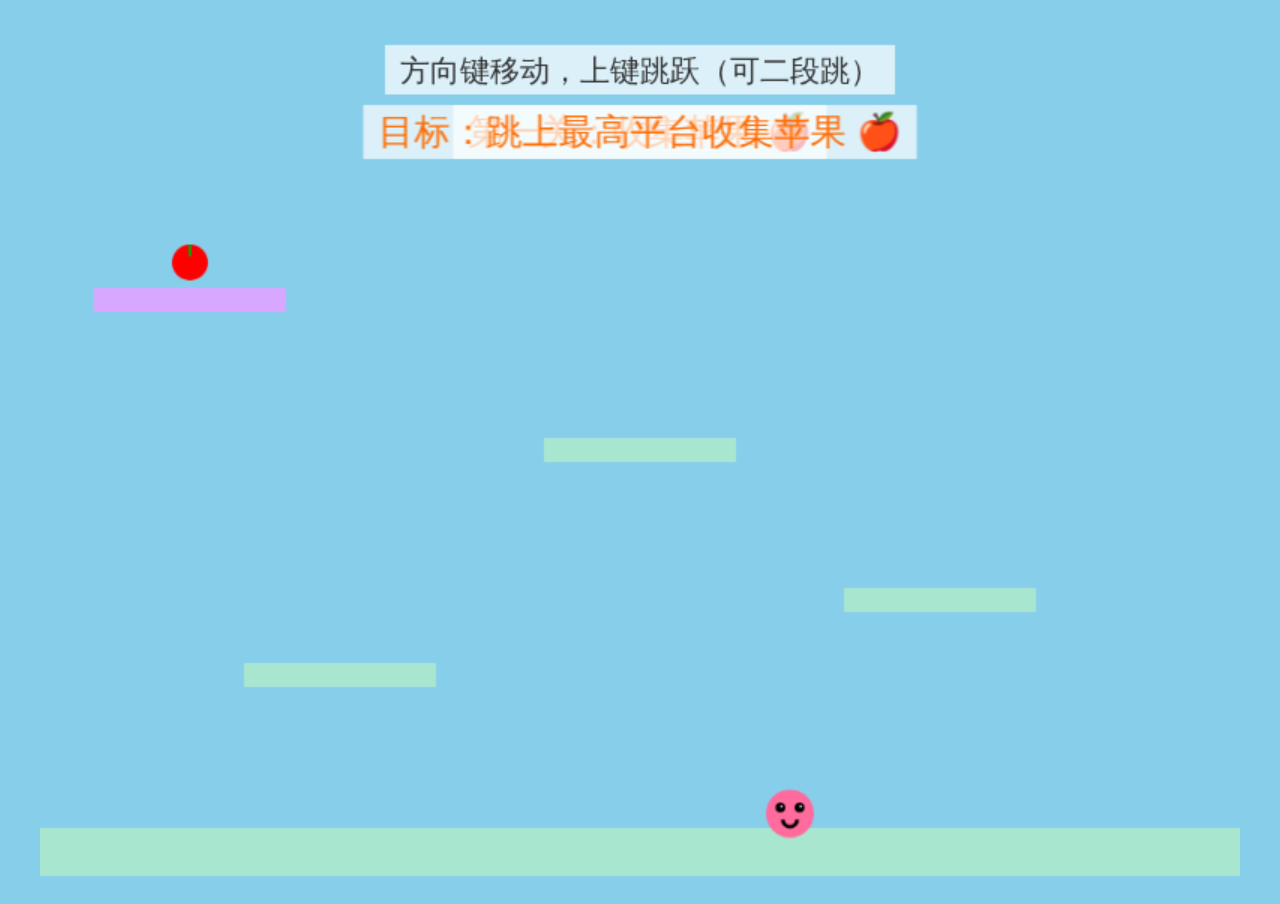
<file: index.html>
<!DOCTYPE html>
<html lang="zh-CN">
<head>
    <meta charset="UTF-8">
    <meta name="viewport" content="width=device-width, initial-scale=1.0">
    <title>蛋仔乐园 - 基础版</title>
    <style>
        * {
            margin: 0;
            padding: 0;
            box-sizing: border-box;
        }

        body {
            overflow: hidden;
            background: #87CEEB;
        }

        #game-container {
            width: 100vw;
            height: 100vh;
        }
    </style>
</head>
<body>
    <div id="game-container">
        <!-- Phaser游戏将在此渲染 -->
    </div>

    <script src="js/phaser.min.js"></script>
    <script src="js/game-simple.js"></script>
</body>
</html>
</file>
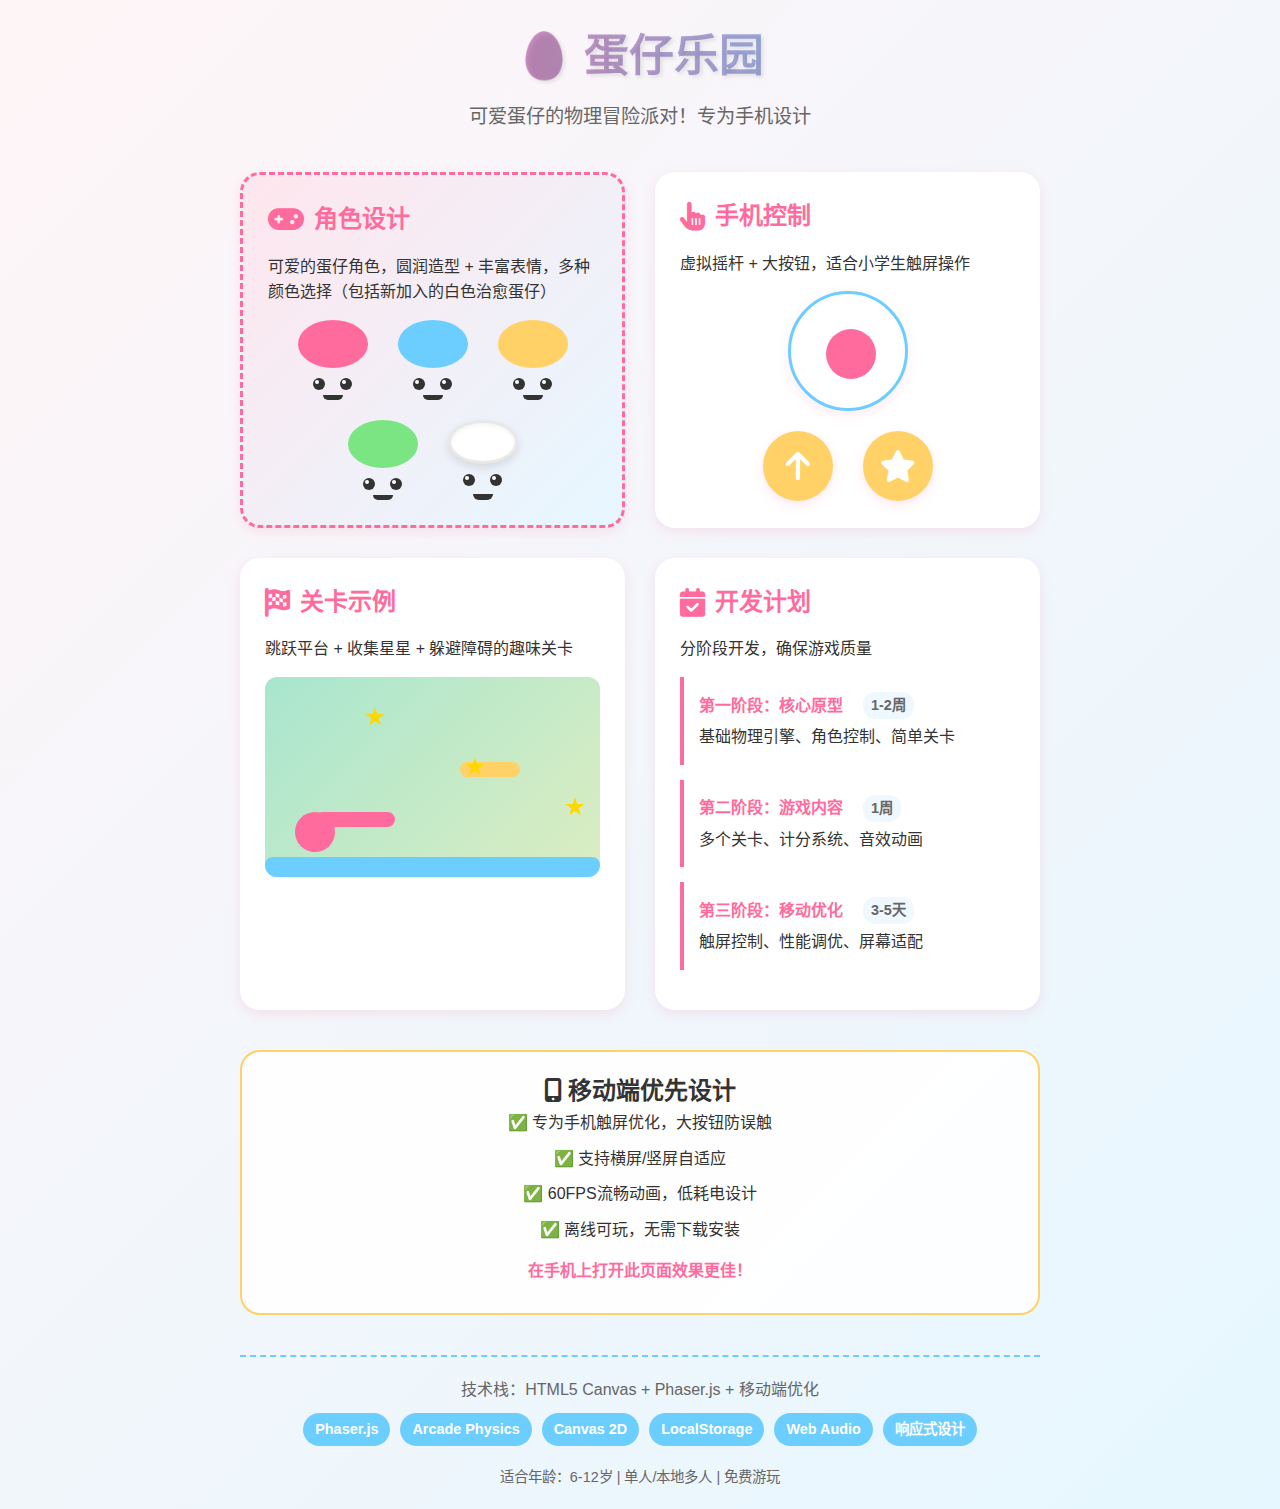
<file: index-concept.html>
<!DOCTYPE html>
<html lang="zh-CN">
<head>
    <meta charset="UTF-8">
    <meta name="viewport" content="width=device-width, initial-scale=1.0, maximum-scale=1.0, user-scalable=no">
    <title>蛋仔乐园 - 概念展示</title>
    <style>
        * {
            margin: 0;
            padding: 0;
            box-sizing: border-box;
        }

        :root {
            /* 蛋仔派对风格配色 */
            --color-primary: #FF6B9D;    /* 粉色 */
            --color-secondary: #6BCEFF;  /* 蓝色 */
            --color-accent: #FFD166;     /* 黄色 */
            --color-success: #7AE582;    /* 绿色 */
            --color-bg: #FFF5F7;         /* 浅粉背景 */
            --color-text: #333333;
            --color-text-light: #666666;
            --shadow-soft: 0 4px 12px rgba(255, 107, 157, 0.15);
            --shadow-hard: 0 8px 24px rgba(255, 107, 157, 0.25);
            --radius-lg: 20px;
            --radius-md: 12px;
            --radius-sm: 8px;
        }

        body {
            font-family: 'Comic Sans MS', 'Arial Rounded MT Bold', '微软雅黑', sans-serif;
            background: linear-gradient(135deg, var(--color-bg) 0%, #E6F7FF 100%);
            color: var(--color-text);
            line-height: 1.6;
            min-height: 100vh;
            padding: 20px;
            overflow-x: hidden;
        }

        .container {
            max-width: 800px;
            margin: 0 auto;
        }

        /* 头部 */
        .header {
            text-align: center;
            margin-bottom: 40px;
            animation: bounce 2s infinite alternate;
        }

        .title {
            font-size: 2.8rem;
            background: linear-gradient(90deg, var(--color-primary), var(--color-secondary));
            -webkit-background-clip: text;
            background-clip: text;
            color: transparent;
            margin-bottom: 10px;
            text-shadow: 2px 2px 4px rgba(0, 0, 0, 0.1);
        }

        .subtitle {
            font-size: 1.2rem;
            color: var(--color-text-light);
        }

        /* 游戏概念展示 */
        .game-concept {
            display: grid;
            grid-template-columns: 1fr;
            gap: 30px;
            margin-bottom: 40px;
        }

        @media (min-width: 768px) {
            .game-concept {
                grid-template-columns: repeat(2, 1fr);
            }
        }

        .concept-card {
            background: white;
            border-radius: var(--radius-lg);
            padding: 25px;
            box-shadow: var(--shadow-soft);
            transition: transform 0.3s ease, box-shadow 0.3s ease;
        }

        .concept-card:hover {
            transform: translateY(-5px);
            box-shadow: var(--shadow-hard);
        }

        .card-title {
            font-size: 1.5rem;
            color: var(--color-primary);
            margin-bottom: 15px;
            display: flex;
            align-items: center;
            gap: 10px;
        }

        .card-title i {
            font-size: 1.8rem;
        }

        /* 角色展示 */
        .character-demo {
            background: linear-gradient(135deg, #FFE6EE, #E6F7FF);
            border: 3px dashed var(--color-primary);
        }

        .character-container {
            display: flex;
            flex-wrap: wrap;
            gap: 20px;
            justify-content: center;
            margin-top: 15px;
        }

        .egg-character {
            width: 80px;
            height: 80px;
            border-radius: 50%;
            display: flex;
            flex-direction: column;
            align-items: center;
            justify-content: center;
            position: relative;
            animation: float 3s infinite ease-in-out;
        }

        .egg-body {
            width: 70px;
            height: 70px;
            border-radius: 50%;
            position: relative;
        }

        .egg-eyes {
            display: flex;
            gap: 15px;
            margin-top: 10px;
        }

        .eye {
            width: 12px;
            height: 12px;
            background: #333;
            border-radius: 50%;
            position: relative;
        }

        .eye::after {
            content: '';
            position: absolute;
            top: 2px;
            left: 2px;
            width: 4px;
            height: 4px;
            background: white;
            border-radius: 50%;
        }

        .mouth {
            width: 20px;
            height: 8px;
            background: #333;
            border-radius: 0 0 10px 10px;
            margin-top: 5px;
        }

        .smile-mouth {
            width: 20px;
            height: 10px;
            background: #333;
            border-radius: 0 0 20px 20px;
            margin-top: 8px;
        }

        /* 颜色变体 */
        .egg-pink .egg-body { background: var(--color-primary); }
        .egg-blue .egg-body { background: var(--color-secondary); }
        .egg-yellow .egg-body { background: var(--color-accent); }
        .egg-green .egg-body { background: var(--color-success); }
        .egg-white .egg-body {
            background: white;
            border: 3px solid #e8e8e8;
            box-shadow:
                inset 0 2px 4px rgba(0, 0, 0, 0.05),
                0 4px 8px rgba(0, 0, 0, 0.1);
        }

        /* 控制方式展示 */
        .controls-demo {
            display: flex;
            flex-direction: column;
            align-items: center;
            gap: 20px;
            margin-top: 15px;
        }

        .virtual-joystick {
            width: 120px;
            height: 120px;
            background: rgba(255, 255, 255, 0.9);
            border-radius: 50%;
            border: 3px solid var(--color-secondary);
            position: relative;
            box-shadow: var(--shadow-soft);
        }

        .joystick-handle {
            width: 50px;
            height: 50px;
            background: var(--color-primary);
            border-radius: 50%;
            position: absolute;
            top: 35px;
            left: 35px;
            transition: transform 0.1s ease;
        }

        .action-buttons {
            display: flex;
            gap: 30px;
        }

        .action-btn {
            width: 70px;
            height: 70px;
            background: var(--color-accent);
            border-radius: 50%;
            border: none;
            color: white;
            font-size: 2rem;
            display: flex;
            align-items: center;
            justify-content: center;
            box-shadow: var(--shadow-soft);
            cursor: pointer;
            user-select: none;
        }

        .action-btn:active {
            transform: scale(0.95);
        }

        /* 关卡展示 */
        .level-preview {
            height: 200px;
            background: linear-gradient(135deg, #A8E6CF, #DCEDC1);
            border-radius: var(--radius-md);
            position: relative;
            overflow: hidden;
            margin-top: 15px;
        }

        .platform {
            position: absolute;
            background: var(--color-primary);
            border-radius: var(--radius-sm);
        }

        .platform-1 {
            width: 100%;
            height: 20px;
            bottom: 0;
            background: var(--color-secondary);
        }

        .platform-2 {
            width: 80px;
            height: 15px;
            bottom: 50px;
            left: 50px;
        }

        .platform-3 {
            width: 60px;
            height: 15px;
            bottom: 100px;
            right: 80px;
            background: var(--color-accent);
        }

        .star {
            position: absolute;
            width: 20px;
            height: 20px;
            background: gold;
            clip-path: polygon(50% 0%, 61% 35%, 98% 35%, 68% 57%, 79% 91%, 50% 70%, 21% 91%, 32% 57%, 2% 35%, 39% 35%);
            animation: spin 2s infinite linear;
        }

        .star-1 { top: 30px; left: 100px; }
        .star-2 { top: 80px; left: 200px; }
        .star-3 { top: 120px; left: 300px; }

        .egg-player {
            position: absolute;
            bottom: 25px;
            left: 30px;
            width: 40px;
            height: 40px;
            background: var(--color-primary);
            border-radius: 50%;
            animation: bounce 1s infinite alternate;
        }

        /* 开发计划 */
        .plan-timeline {
            margin-top: 15px;
        }

        .phase {
            background: white;
            border-left: 4px solid var(--color-primary);
            padding: 15px;
            margin-bottom: 15px;
            border-radius: 0 var(--radius-md) var(--radius-md) 0;
        }

        .phase-title {
            font-weight: bold;
            color: var(--color-primary);
            margin-bottom: 5px;
            display: flex;
            align-items: center;
            gap: 10px;
        }

        .phase-duration {
            font-size: 0.9rem;
            color: var(--color-text-light);
            background: #F0F8FF;
            padding: 2px 8px;
            border-radius: 12px;
            display: inline-block;
            margin-left: 10px;
        }

        /* 移动端提示 */
        .mobile-tip {
            text-align: center;
            background: rgba(255, 255, 255, 0.9);
            padding: 20px;
            border-radius: var(--radius-lg);
            margin-top: 40px;
            border: 2px solid var(--color-accent);
        }

        .mobile-tip p {
            margin-bottom: 10px;
        }

        /* 动画 */
        @keyframes bounce {
            0% { transform: translateY(0); }
            100% { transform: translateY(-10px); }
        }

        @keyframes float {
            0%, 100% { transform: translateY(0); }
            50% { transform: translateY(-10px); }
        }

        @keyframes spin {
            0% { transform: rotate(0deg); }
            100% { transform: rotate(360deg); }
        }

        /* 底部 */
        .footer {
            text-align: center;
            margin-top: 40px;
            padding-top: 20px;
            border-top: 2px dashed var(--color-secondary);
            color: var(--color-text-light);
        }

        .tech-badges {
            display: flex;
            justify-content: center;
            gap: 10px;
            flex-wrap: wrap;
            margin-top: 10px;
        }

        .badge {
            background: var(--color-secondary);
            color: white;
            padding: 5px 12px;
            border-radius: 20px;
            font-size: 0.9rem;
            font-weight: bold;
        }
    </style>
    <link rel="stylesheet" href="https://cdnjs.cloudflare.com/ajax/libs/font-awesome/6.4.0/css/all.min.css">
</head>
<body>
    <div class="container">
        <header class="header">
            <h1 class="title">🥚 蛋仔乐园</h1>
            <p class="subtitle">可爱蛋仔的物理冒险派对！专为手机设计</p>
        </header>

        <main>
            <div class="game-concept">
                <!-- 角色设计 -->
                <div class="concept-card character-demo">
                    <h2 class="card-title"><i class="fas fa-gamepad"></i> 角色设计</h2>
                    <p>可爱的蛋仔角色，圆润造型 + 丰富表情，多种颜色选择（包括新加入的白色治愈蛋仔）</p>
                    <div class="character-container">
                        <div class="egg-character egg-pink">
                            <div class="egg-body"></div>
                            <div class="egg-eyes">
                                <div class="eye"></div>
                                <div class="eye"></div>
                            </div>
                            <div class="mouth"></div>
                        </div>
                        <div class="egg-character egg-blue">
                            <div class="egg-body"></div>
                            <div class="egg-eyes">
                                <div class="eye"></div>
                                <div class="eye"></div>
                            </div>
                            <div class="mouth"></div>
                        </div>
                        <div class="egg-character egg-yellow">
                            <div class="egg-body"></div>
                            <div class="egg-eyes">
                                <div class="eye"></div>
                                <div class="eye"></div>
                            </div>
                            <div class="mouth"></div>
                        </div>
                        <div class="egg-character egg-green">
                            <div class="egg-body"></div>
                            <div class="egg-eyes">
                                <div class="eye"></div>
                                <div class="eye"></div>
                            </div>
                            <div class="mouth"></div>
                        </div>
                        <div class="egg-character egg-white">
                            <div class="egg-body"></div>
                            <div class="egg-eyes">
                                <div class="eye"></div>
                                <div class="eye"></div>
                            </div>
                            <div class="smile-mouth"></div>
                        </div>
                    </div>
                </div>

                <!-- 控制方式 -->
                <div class="concept-card">
                    <h2 class="card-title"><i class="fas fa-hand-pointer"></i> 手机控制</h2>
                    <p>虚拟摇杆 + 大按钮，适合小学生触屏操作</p>
                    <div class="controls-demo">
                        <div class="virtual-joystick">
                            <div class="joystick-handle"></div>
                        </div>
                        <div class="action-buttons">
                            <button class="action-btn" onclick="alert('跳跃动作！')">
                                <i class="fas fa-arrow-up"></i>
                            </button>
                            <button class="action-btn" onclick="alert('互动动作！')">
                                <i class="fas fa-star"></i>
                            </button>
                        </div>
                    </div>
                </div>

                <!-- 关卡示例 -->
                <div class="concept-card">
                    <h2 class="card-title"><i class="fas fa-flag-checkered"></i> 关卡示例</h2>
                    <p>跳跃平台 + 收集星星 + 躲避障碍的趣味关卡</p>
                    <div class="level-preview">
                        <div class="platform platform-1"></div>
                        <div class="platform platform-2"></div>
                        <div class="platform platform-3"></div>
                        <div class="star star-1"></div>
                        <div class="star star-2"></div>
                        <div class="star star-3"></div>
                        <div class="egg-player"></div>
                    </div>
                </div>

                <!-- 开发计划 -->
                <div class="concept-card">
                    <h2 class="card-title"><i class="fas fa-calendar-check"></i> 开发计划</h2>
                    <p>分阶段开发，确保游戏质量</p>
                    <div class="plan-timeline">
                        <div class="phase">
                            <div class="phase-title">
                                第一阶段：核心原型
                                <span class="phase-duration">1-2周</span>
                            </div>
                            <p>基础物理引擎、角色控制、简单关卡</p>
                        </div>
                        <div class="phase">
                            <div class="phase-title">
                                第二阶段：游戏内容
                                <span class="phase-duration">1周</span>
                            </div>
                            <p>多个关卡、计分系统、音效动画</p>
                        </div>
                        <div class="phase">
                            <div class="phase-title">
                                第三阶段：移动优化
                                <span class="phase-duration">3-5天</span>
                            </div>
                            <p>触屏控制、性能调优、屏幕适配</p>
                        </div>
                    </div>
                </div>
            </div>

            <div class="mobile-tip">
                <h2><i class="fas fa-mobile-alt"></i> 移动端优先设计</h2>
                <p>✅ 专为手机触屏优化，大按钮防误触</p>
                <p>✅ 支持横屏/竖屏自适应</p>
                <p>✅ 60FPS流畅动画，低耗电设计</p>
                <p>✅ 离线可玩，无需下载安装</p>
                <p style="margin-top: 15px; color: var(--color-primary); font-weight: bold;">
                    在手机上打开此页面效果更佳！
                </p>
            </div>
        </main>

        <footer class="footer">
            <p>技术栈：HTML5 Canvas + Phaser.js + 移动端优化</p>
            <div class="tech-badges">
                <span class="badge">Phaser.js</span>
                <span class="badge">Arcade Physics</span>
                <span class="badge">Canvas 2D</span>
                <span class="badge">LocalStorage</span>
                <span class="badge">Web Audio</span>
                <span class="badge">响应式设计</span>
            </div>
            <p style="margin-top: 20px; font-size: 0.9rem;">
                适合年龄：6-12岁 | 单人/本地多人 | 免费游玩
            </p>
        </footer>
    </div>

    <script>
        // 简单交互效果
        document.querySelectorAll('.egg-character').forEach(egg => {
            egg.addEventListener('click', function() {
                this.style.animation = 'none';
                setTimeout(() => {
                    this.style.animation = 'float 3s infinite ease-in-out';
                }, 10);
                alert('蛋仔角色点击！游戏中可以切换皮肤哦~');
            });
        });

        // 虚拟摇杆交互（演示）
        const joystick = document.querySelector('.virtual-joystick');
        const handle = document.querySelector('.joystick-handle');

        joystick.addEventListener('touchstart', handleTouch);
        joystick.addEventListener('touchmove', handleTouch);
        joystick.addEventListener('touchend', resetJoystick);

        function handleTouch(e) {
            e.preventDefault();
            const rect = joystick.getBoundingClientRect();
            const touch = e.touches[0];
            const x = touch.clientX - rect.left - rect.width / 2;
            const y = touch.clientY - rect.top - rect.height / 2;

            const distance = Math.min(Math.sqrt(x*x + y*y), 35);
            const angle = Math.atan2(y, x);

            const handleX = Math.cos(angle) * distance;
            const handleY = Math.sin(angle) * distance;

            handle.style.transform = `translate(${handleX}px, ${handleY}px)`;
        }

        function resetJoystick() {
            handle.style.transform = 'translate(0, 0)';
        }

        // 控制台提示
        console.log('🥚 蛋仔乐园概念展示页面已加载！');
        console.log('游戏特点：可爱蛋仔 + 物理闯关 + 手机优化');
    </script>
</body>
</html>
</file>
